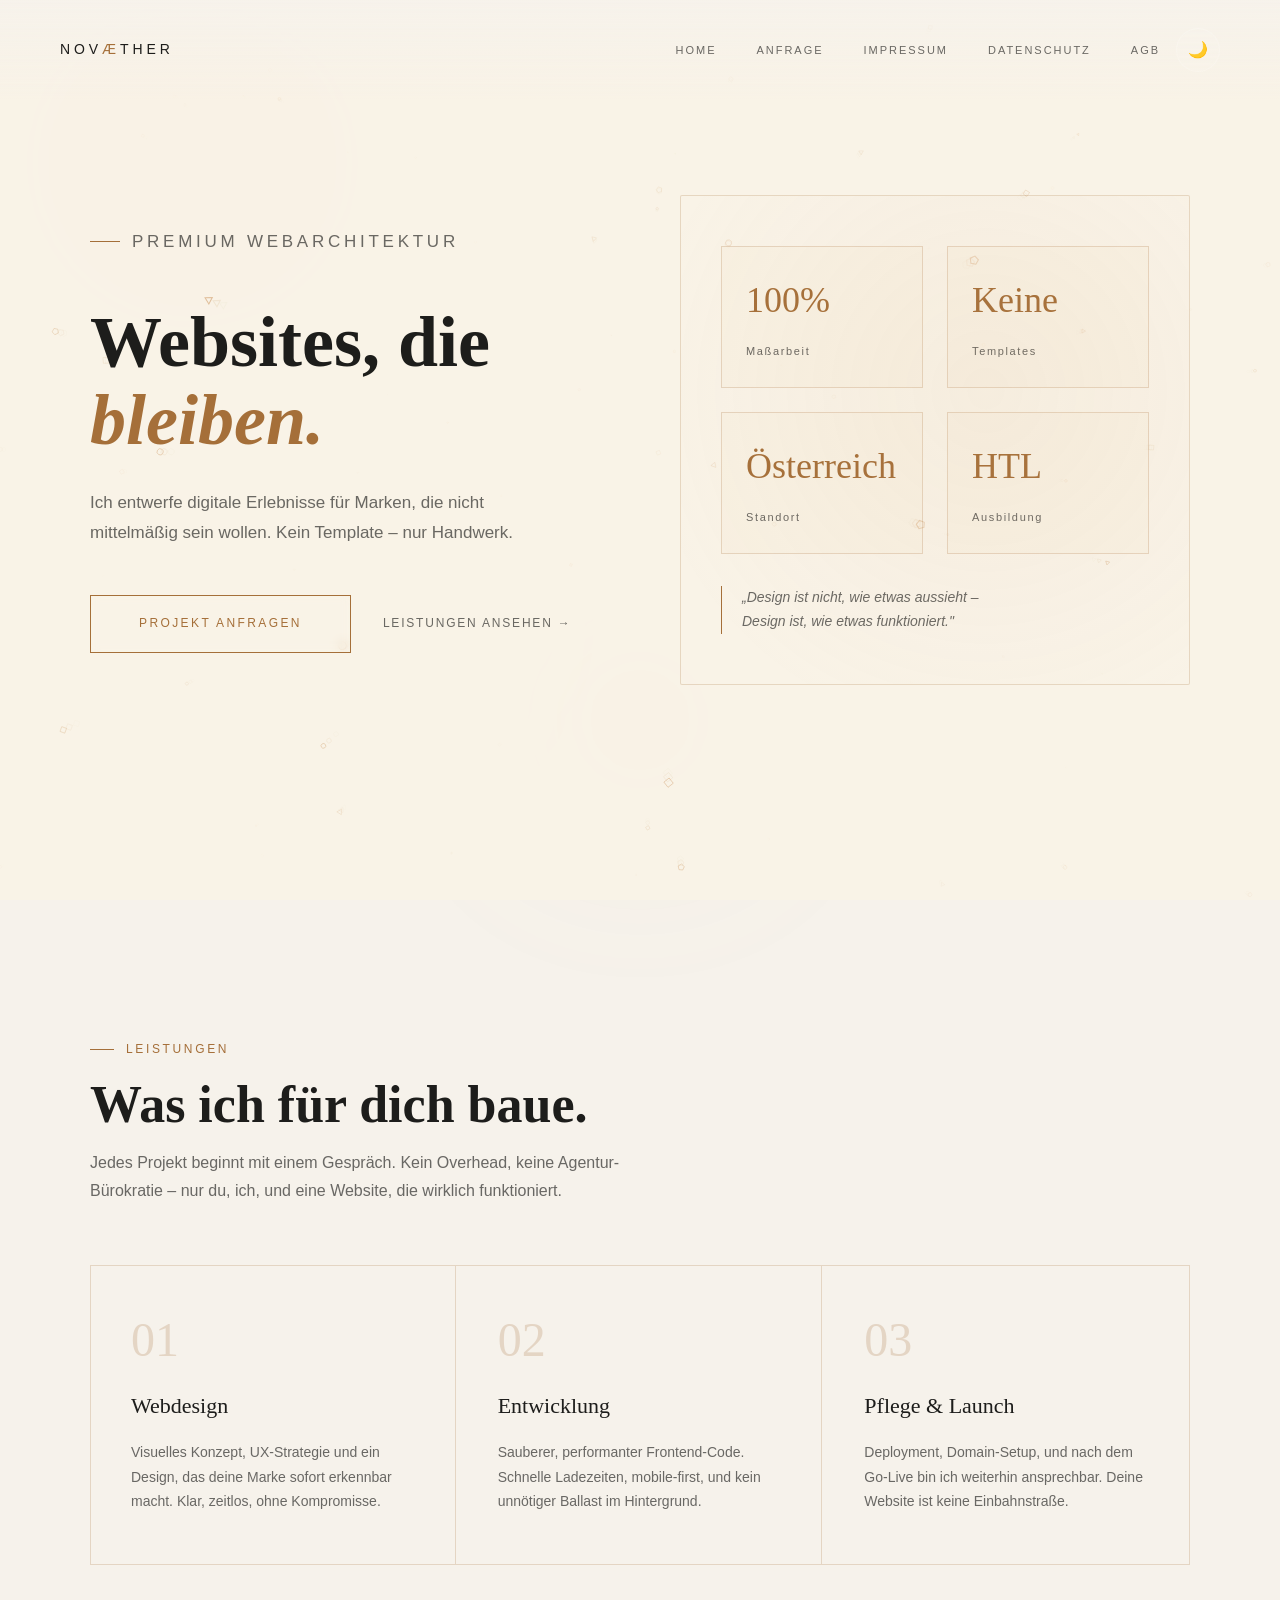
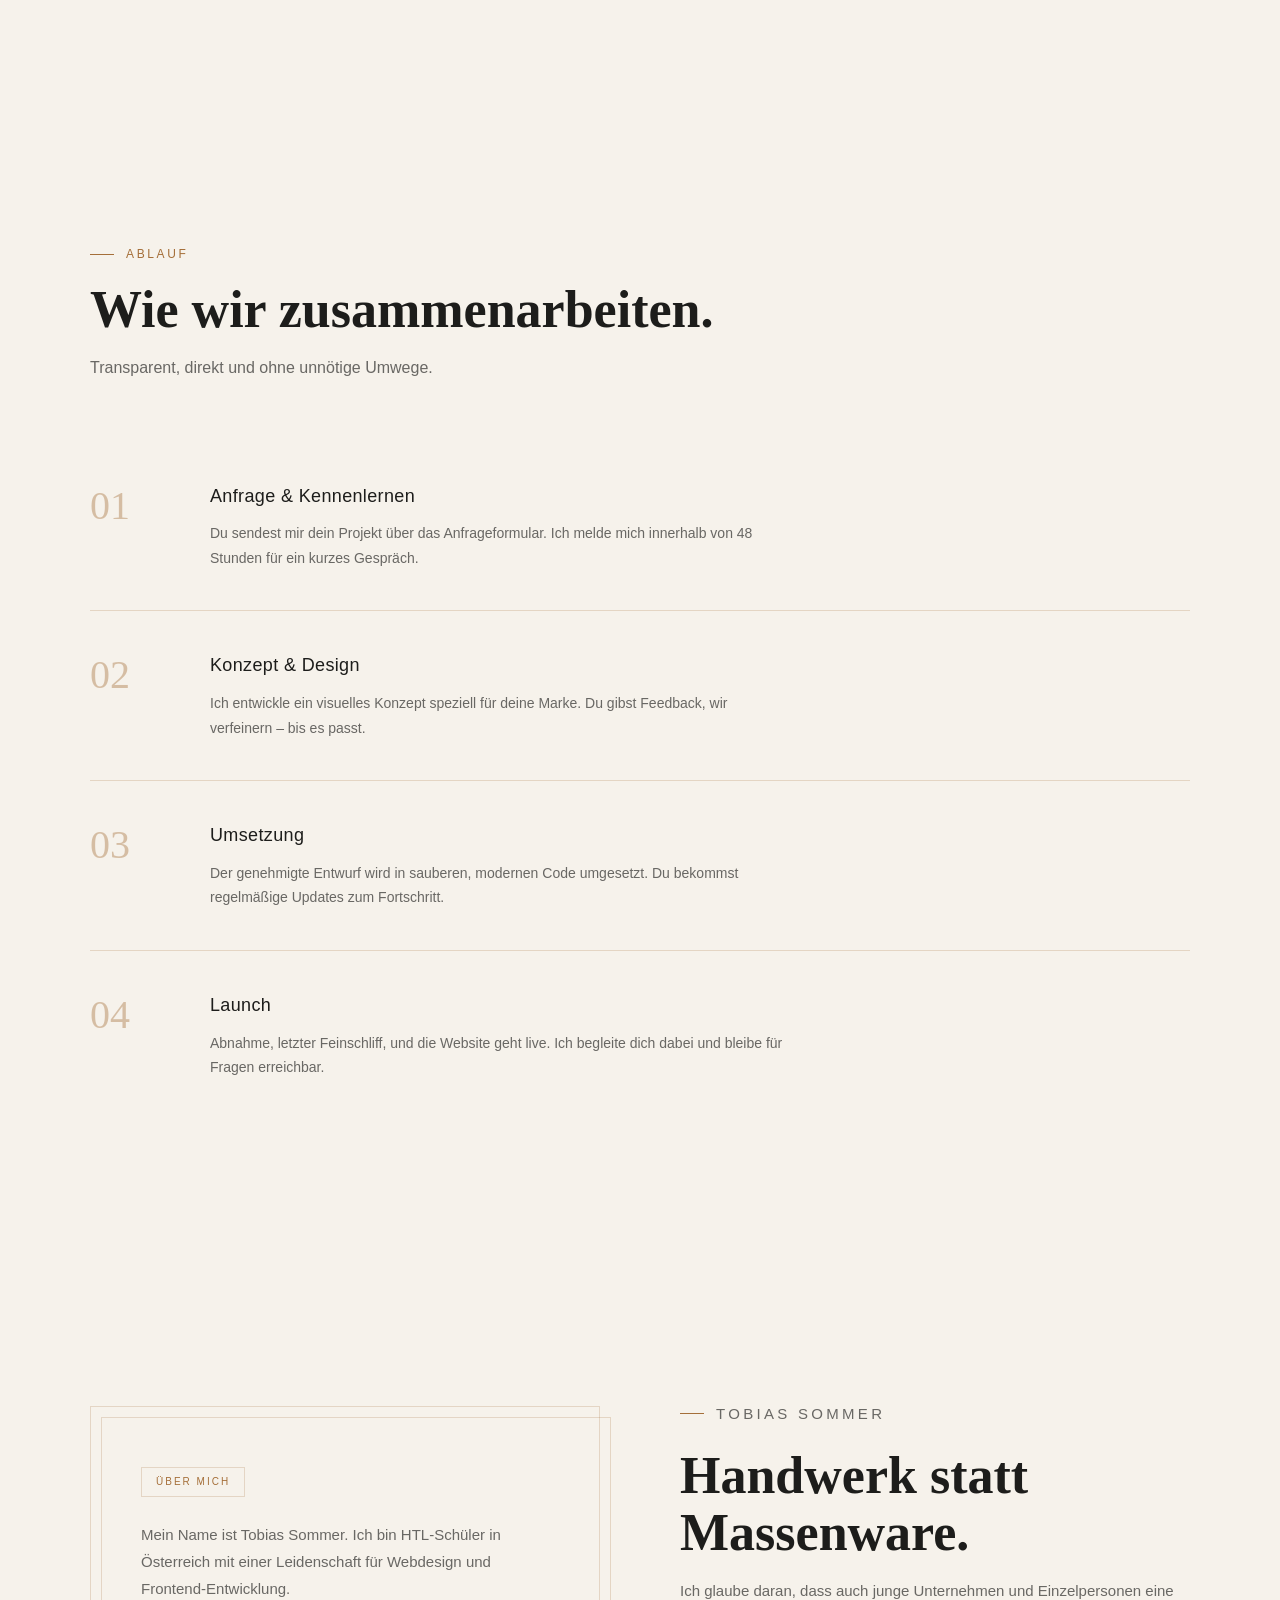
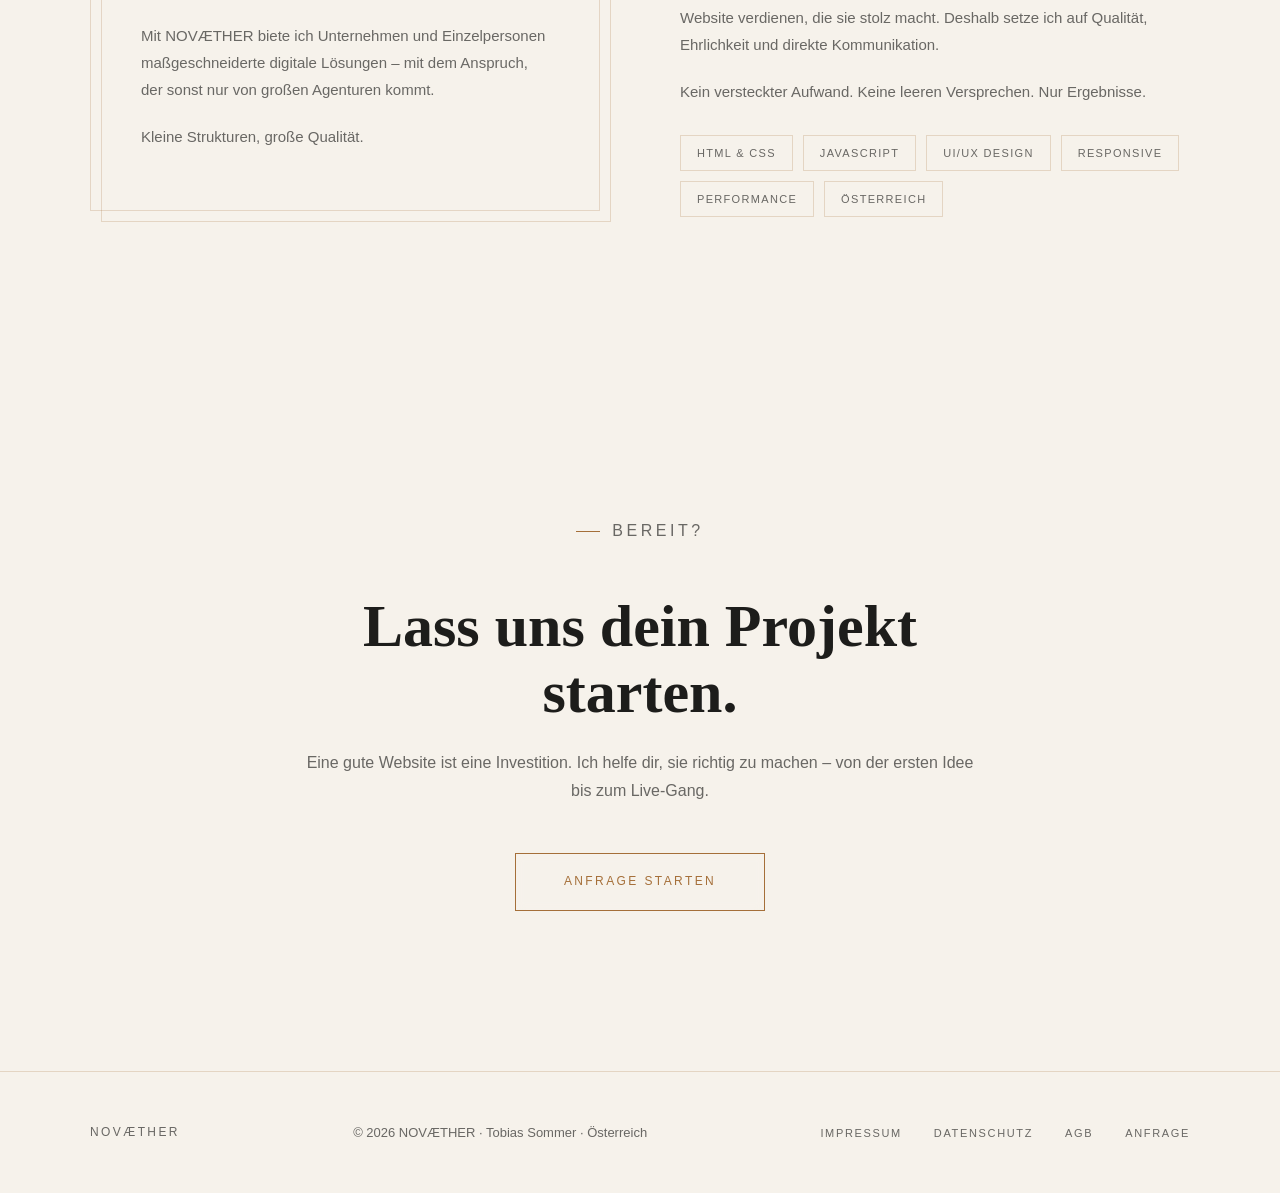
<file: index.html>
<!DOCTYPE html>
<html lang="de">
<head>
  <meta charset="UTF-8">
  <meta name="viewport" content="width=device-width, initial-scale=1.0">
  <title>NOVÆTHER | Premium Webdesign von Tobias Sommer</title>
  <meta name="description" content="NOVÆTHER – Maßgeschneiderte Websites für Premiummarken. Webdesign & Frontend-Entwicklung aus Österreich von Tobias Sommer.">
  <link rel="icon" href="icon.ico" type="image/x-icon">
  <link rel="stylesheet" href="style.css">
  <script defer src="script.js"></script>
</head>
<body>
  <canvas id="bg-canvas"></canvas>

  <header class="site-header">
    <div class="brand">
      <h1>NOV<span class="ae-gold">Æ</span>THER</h1>
    </div>
    <nav class="nav-links">
      <a href="index.html">Home</a>
      <a href="anfrage.html">Anfrage</a>
      <a href="impressum.html">Impressum</a>
      <a href="datenschutz.html">Datenschutz</a>
      <a href="agb.html">AGB</a>
    </nav>
    <div class="theme-switch">
      <button class="theme-toggle" id="theme-toggle" aria-label="Wechsel zu Hellmodus">☀︎</button>
    </div>
    <button class="hamburger" id="hamburger" aria-label="Menü öffnen">
      <span></span><span></span><span></span>
    </button>
  </header>

  <!-- HERO -->
  <section id="hero">
    <div class="container">
      <div class="hero-inner">
        <div class="hero-copy reveal">
          <p class="eyebrow">Premium Webarchitektur</p>
          <h1>Websites, die <em>bleiben.</em></h1>
          <p>Ich entwerfe digitale Erlebnisse für Marken, die nicht mittelmäßig sein wollen. Kein Template – nur Handwerk.</p>
          <div class="hero-actions">
            <a href="anfrage.html" class="btn">Projekt anfragen</a>
            <a href="#services" class="btn-ghost">Leistungen ansehen →</a>
          </div>
        </div>

        <div class="hero-panel reveal">
          <div class="hero-card">
            <div class="stat-row">
              <div class="stat-item">
                <span class="stat-number">100%</span>
                <span class="stat-label">Maßarbeit</span>
              </div>
              <div class="stat-item">
                <span class="stat-number">Keine</span>
                <span class="stat-label">Templates</span>
              </div>
              <div class="stat-item">
                <span class="stat-number">Österreich</span>
                <span class="stat-label">Standort</span>
              </div>
              <div class="stat-item">
                <span class="stat-number">HTL</span>
                <span class="stat-label">Ausbildung</span>
              </div>
            </div>
            <div class="card-quote">
              „Design ist nicht, wie etwas aussieht –<br>
              Design ist, wie etwas funktioniert."
            </div>
          </div>
        </div>
      </div>
    </div>
  </section>

  <!-- SERVICES -->
  <section id="services">
    <div class="container">
      <p class="section-label reveal">Leistungen</p>
      <h2 class="section-title reveal">Was ich für dich baue.</h2>
      <p class="section-subtitle reveal">Jedes Projekt beginnt mit einem Gespräch. Kein Overhead, keine Agentur-Bürokratie – nur du, ich, und eine Website, die wirklich funktioniert.</p>

      <div class="services-grid reveal">
        <div class="service-card">
          <div class="service-num">01</div>
          <h3>Webdesign</h3>
          <p>Visuelles Konzept, UX-Strategie und ein Design, das deine Marke sofort erkennbar macht. Klar, zeitlos, ohne Kompromisse.</p>
        </div>
        <div class="service-card">
          <div class="service-num">02</div>
          <h3>Entwicklung</h3>
          <p>Sauberer, performanter Frontend-Code. Schnelle Ladezeiten, mobile-first, und kein unnötiger Ballast im Hintergrund.</p>
        </div>
        <div class="service-card">
          <div class="service-num">03</div>
          <h3>Pflege & Launch</h3>
          <p>Deployment, Domain-Setup, und nach dem Go-Live bin ich weiterhin ansprechbar. Deine Website ist keine Einbahnstraße.</p>
        </div>
      </div>
    </div>
  </section>

  <!-- PROCESS -->
  <section id="process">
    <div class="container">
      <p class="section-label reveal">Ablauf</p>
      <h2 class="section-title reveal">Wie wir zusammenarbeiten.</h2>
      <p class="section-subtitle reveal">Transparent, direkt und ohne unnötige Umwege.</p>

      <div class="process-grid">
        <div class="process-item reveal">
          <div class="process-num">01</div>
          <div class="process-content">
            <h3>Anfrage & Kennenlernen</h3>
            <p>Du sendest mir dein Projekt über das Anfrageformular. Ich melde mich innerhalb von 48 Stunden für ein kurzes Gespräch.</p>
          </div>
        </div>
        <div class="process-item reveal">
          <div class="process-num">02</div>
          <div class="process-content">
            <h3>Konzept & Design</h3>
            <p>Ich entwickle ein visuelles Konzept speziell für deine Marke. Du gibst Feedback, wir verfeinern – bis es passt.</p>
          </div>
        </div>
        <div class="process-item reveal">
          <div class="process-num">03</div>
          <div class="process-content">
            <h3>Umsetzung</h3>
            <p>Der genehmigte Entwurf wird in sauberen, modernen Code umgesetzt. Du bekommst regelmäßige Updates zum Fortschritt.</p>
          </div>
        </div>
        <div class="process-item reveal">
          <div class="process-num">04</div>
          <div class="process-content">
            <h3>Launch</h3>
            <p>Abnahme, letzter Feinschliff, und die Website geht live. Ich begleite dich dabei und bleibe für Fragen erreichbar.</p>
          </div>
        </div>
      </div>
    </div>
  </section>

  <!-- ABOUT -->
  <section id="about">
    <div class="container">
      <div class="about-grid">
        <div class="about-visual reveal">
          <div class="about-card">
            <span class="about-tag">Über mich</span>
            <p>Mein Name ist Tobias Sommer. Ich bin HTL-Schüler in Österreich mit einer Leidenschaft für Webdesign und Frontend-Entwicklung.</p>
            <p>Mit NOVÆTHER biete ich Unternehmen und Einzelpersonen maßgeschneiderte digitale Lösungen – mit dem Anspruch, der sonst nur von großen Agenturen kommt.</p>
            <p>Kleine Strukturen, große Qualität.</p>
          </div>
        </div>
        <div class="about-copy reveal">
          <p class="section-label">Tobias Sommer</p>
          <h2 class="section-title">Handwerk statt Massenware.</h2>
          <p>Ich glaube daran, dass auch junge Unternehmen und Einzelpersonen eine Website verdienen, die sie stolz macht. Deshalb setze ich auf Qualität, Ehrlichkeit und direkte Kommunikation.</p>
          <p>Kein versteckter Aufwand. Keine leeren Versprechen. Nur Ergebnisse.</p>
          <div class="skill-list">
            <span class="skill-tag">HTML & CSS</span>
            <span class="skill-tag">JavaScript</span>
            <span class="skill-tag">UI/UX Design</span>
            <span class="skill-tag">Responsive</span>
            <span class="skill-tag">Performance</span>
            <span class="skill-tag">Österreich</span>
          </div>
        </div>
      </div>
    </div>
  </section>

  <!-- CTA -->
  <section id="cta">
    <div class="container">
      <div class="cta-inner">
        <p class="section-label reveal" style="justify-content: center;">Bereit?</p>
        <h2 class="reveal">Lass uns dein Projekt starten.</h2>
        <p class="reveal">Eine gute Website ist eine Investition. Ich helfe dir, sie richtig zu machen – von der ersten Idee bis zum Live-Gang.</p>
        <div class="reveal">
          <a href="anfrage.html" class="btn">Anfrage starten</a>
        </div>
      </div>
    </div>
  </section>

  <footer class="footer">
    <div class="container">
      <div class="footer-brand">
        <span>NOV<span class="ae-gold">Æ</span>THER</span>
      </div>
      <p>&copy; 2026 NOVÆTHER · Tobias Sommer · Österreich</p>
      <nav class="footer-nav">
        <a href="impressum.html">Impressum</a>
        <a href="datenschutz.html">Datenschutz</a>
        <a href="agb.html">AGB</a>
        <a href="anfrage.html">Anfrage</a>
      </nav>
    </div>
  </footer>

</body>
</html>
</file>
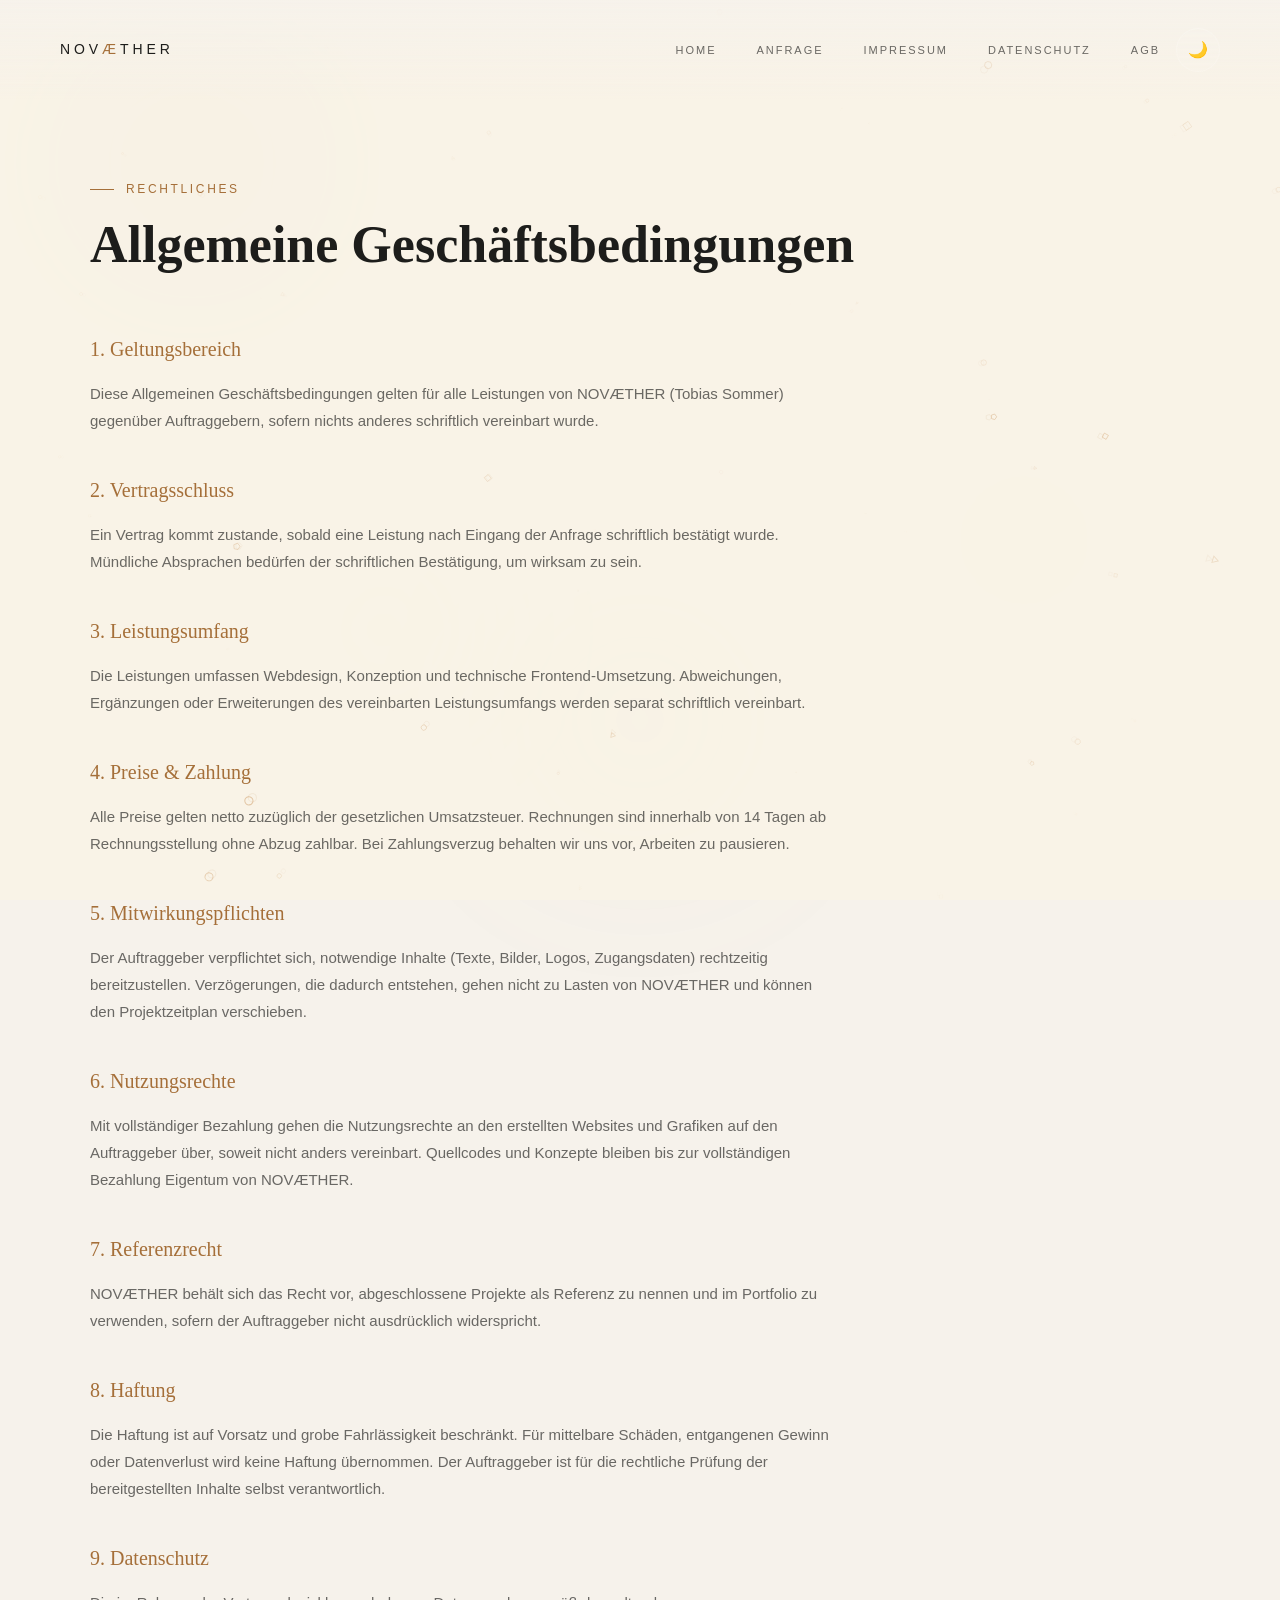
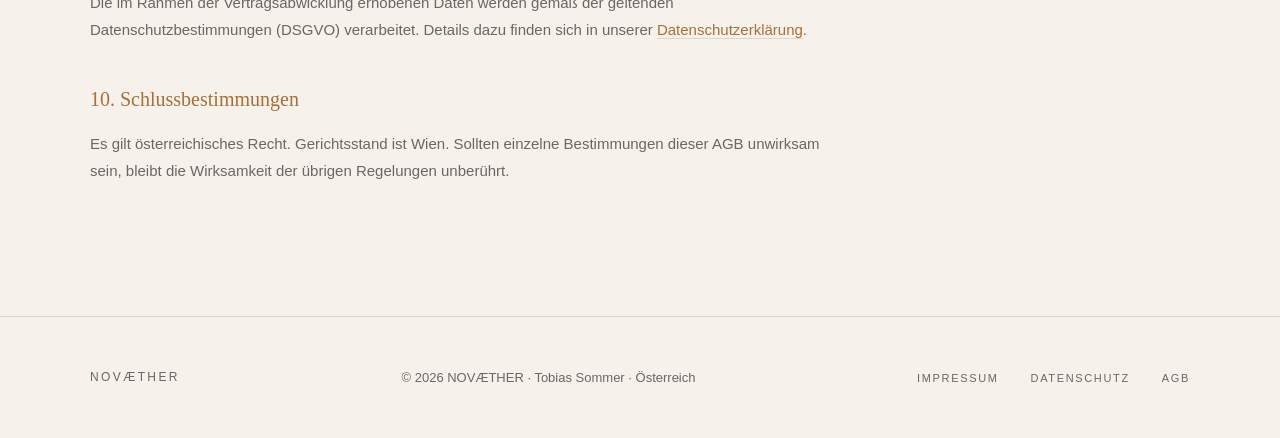
<file: agb.html>
<!DOCTYPE html>
<html lang="de">
<head>
  <meta charset="UTF-8">
  <meta name="viewport" content="width=device-width, initial-scale=1.0">
  <title>AGB | NOVÆTHER</title>
  <link rel="icon" href="icon.ico" type="image/x-icon">
  <link rel="stylesheet" href="style.css">
  <script defer src="script.js"></script>
</head>
<body>
  <canvas id="bg-canvas"></canvas>

  <header class="site-header">
    <div class="brand">
      <a href="index.html">
        <h1>NOV<span class="ae-gold">Æ</span>THER</h1>
      </a>
    </div>
    <nav class="nav-links">
      <a href="index.html">Home</a>
      <a href="anfrage.html">Anfrage</a>
      <a href="impressum.html">Impressum</a>
      <a href="datenschutz.html">Datenschutz</a>
      <a href="agb.html">AGB</a>
    </nav>
    <div class="theme-switch">
      <button class="theme-toggle" id="theme-toggle" aria-label="Wechsel zu Hellmodus">☀︎</button>
    </div>
    <button class="hamburger" id="hamburger" aria-label="Menü öffnen">
      <span></span><span></span><span></span>
    </button>
  </header>

  <section id="content">
    <div class="container">
      <p class="section-label reveal">Rechtliches</p>
      <h2 class="section-title reveal">Allgemeine Geschäftsbedingungen</h2>

      <div class="content-panel reveal">
        <h3>1. Geltungsbereich</h3>
        <p>Diese Allgemeinen Geschäftsbedingungen gelten für alle Leistungen von NOVÆTHER (Tobias Sommer) gegenüber Auftraggebern, sofern nichts anderes schriftlich vereinbart wurde.</p>

        <h3>2. Vertragsschluss</h3>
        <p>Ein Vertrag kommt zustande, sobald eine Leistung nach Eingang der Anfrage schriftlich bestätigt wurde. Mündliche Absprachen bedürfen der schriftlichen Bestätigung, um wirksam zu sein.</p>

        <h3>3. Leistungsumfang</h3>
        <p>Die Leistungen umfassen Webdesign, Konzeption und technische Frontend-Umsetzung. Abweichungen, Ergänzungen oder Erweiterungen des vereinbarten Leistungsumfangs werden separat schriftlich vereinbart.</p>

        <h3>4. Preise & Zahlung</h3>
        <p>Alle Preise gelten netto zuzüglich der gesetzlichen Umsatzsteuer. Rechnungen sind innerhalb von 14 Tagen ab Rechnungsstellung ohne Abzug zahlbar. Bei Zahlungsverzug behalten wir uns vor, Arbeiten zu pausieren.</p>

        <h3>5. Mitwirkungspflichten</h3>
        <p>Der Auftraggeber verpflichtet sich, notwendige Inhalte (Texte, Bilder, Logos, Zugangsdaten) rechtzeitig bereitzustellen. Verzögerungen, die dadurch entstehen, gehen nicht zu Lasten von NOVÆTHER und können den Projektzeitplan verschieben.</p>

        <h3>6. Nutzungsrechte</h3>
        <p>Mit vollständiger Bezahlung gehen die Nutzungsrechte an den erstellten Websites und Grafiken auf den Auftraggeber über, soweit nicht anders vereinbart. Quellcodes und Konzepte bleiben bis zur vollständigen Bezahlung Eigentum von NOVÆTHER.</p>

        <h3>7. Referenzrecht</h3>
        <p>NOVÆTHER behält sich das Recht vor, abgeschlossene Projekte als Referenz zu nennen und im Portfolio zu verwenden, sofern der Auftraggeber nicht ausdrücklich widerspricht.</p>

        <h3>8. Haftung</h3>
        <p>Die Haftung ist auf Vorsatz und grobe Fahrlässigkeit beschränkt. Für mittelbare Schäden, entgangenen Gewinn oder Datenverlust wird keine Haftung übernommen. Der Auftraggeber ist für die rechtliche Prüfung der bereitgestellten Inhalte selbst verantwortlich.</p>

        <h3>9. Datenschutz</h3>
        <p>Die im Rahmen der Vertragsabwicklung erhobenen Daten werden gemäß der geltenden Datenschutzbestimmungen (DSGVO) verarbeitet. Details dazu finden sich in unserer <a href="datenschutz.html">Datenschutzerklärung</a>.</p>

        <h3>10. Schlussbestimmungen</h3>
        <p>Es gilt österreichisches Recht. Gerichtsstand ist Wien. Sollten einzelne Bestimmungen dieser AGB unwirksam sein, bleibt die Wirksamkeit der übrigen Regelungen unberührt.</p>
      </div>
    </div>
  </section>

  <footer class="footer">
    <div class="container">
      <div class="footer-brand">
        <span>NOV<span class="ae-gold">Æ</span>THER</span>
      </div>
      <p>&copy; 2026 NOVÆTHER · Tobias Sommer · Österreich</p>
      <nav class="footer-nav">
        <a href="impressum.html">Impressum</a>
        <a href="datenschutz.html">Datenschutz</a>
        <a href="agb.html">AGB</a>
      </nav>
    </div>
  </footer>

</body>
</html>
</file>
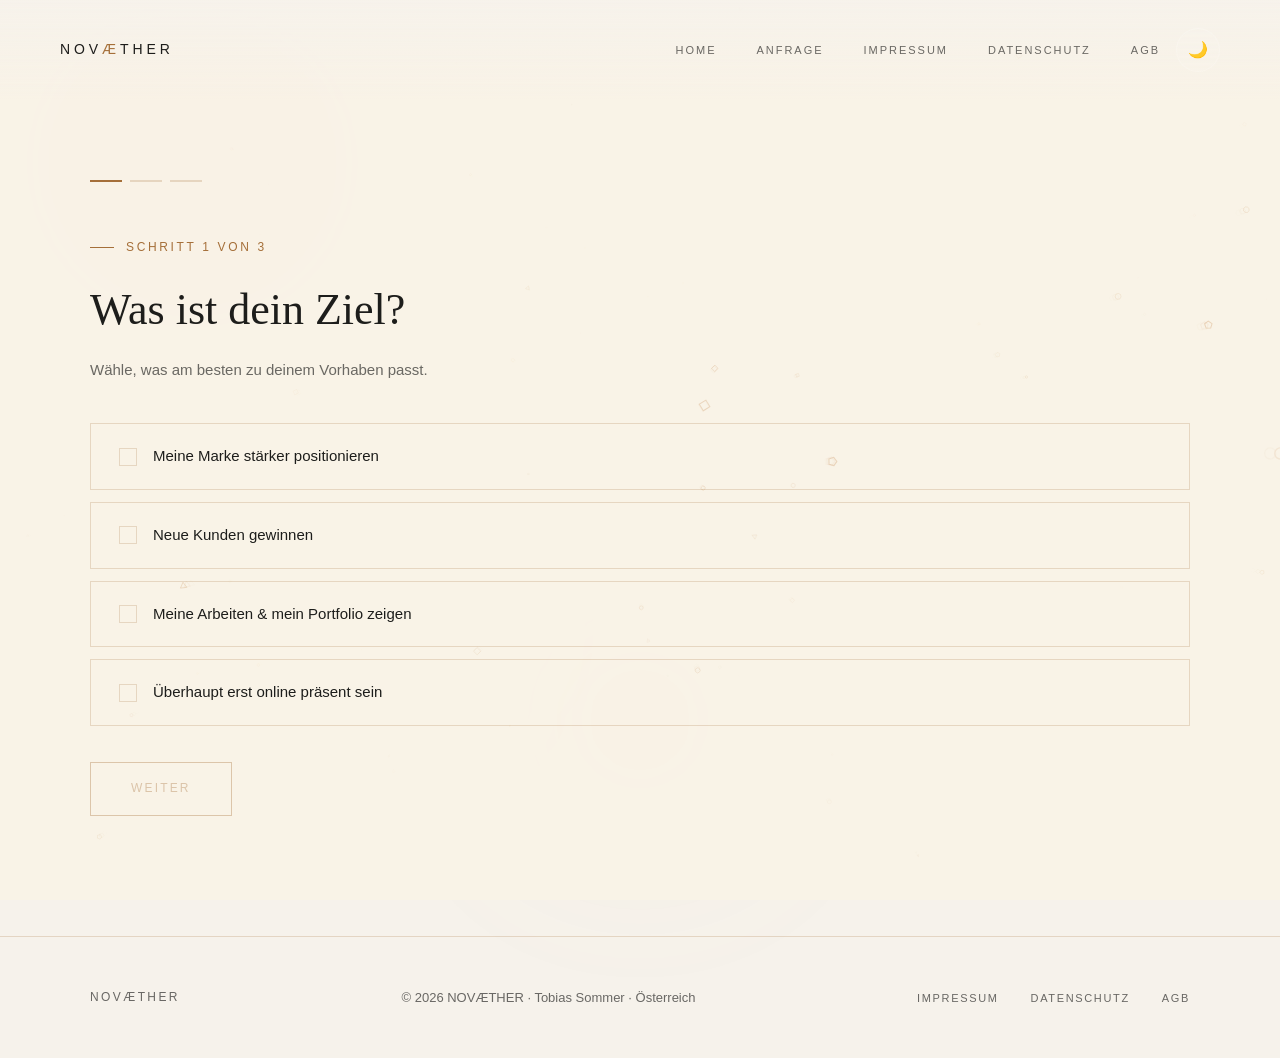
<file: anfrage.html>
<!DOCTYPE html>
<html lang="de">
<head>
  <meta charset="UTF-8">
  <meta name="viewport" content="width=device-width, initial-scale=1.0">
  <title>Anfrage | NOVÆTHER</title>
  <meta name="description" content="Starte dein Webprojekt mit NOVÆTHER – beantworte ein paar Fragen und ich melde mich bei dir.">
  <link rel="icon" href="icon.ico" type="image/x-icon">
  <link rel="stylesheet" href="style.css">
  <script defer src="script.js"></script>
</head>
<body>
  <canvas id="bg-canvas"></canvas>

  <header class="site-header">
    <div class="brand">
      <a href="index.html">
        <h1>NOV<span class="ae-gold">Æ</span>THER</h1>
      </a>
    </div>
    <nav class="nav-links">
      <a href="index.html">Home</a>
      <a href="anfrage.html">Anfrage</a>
      <a href="impressum.html">Impressum</a>
      <a href="datenschutz.html">Datenschutz</a>
      <a href="agb.html">AGB</a>
    </nav>
    <div class="theme-switch">
      <button class="theme-toggle" id="theme-toggle" aria-label="Wechsel zu Hellmodus">☀︎</button>
    </div>
    <button class="hamburger" id="hamburger" aria-label="Menü öffnen">
      <span></span><span></span><span></span>
    </button>
  </header>

  <section id="quiz-steps">
    <div class="container">

      <!-- Progress -->
      <div class="progress-bar">
        <div class="progress-dot active"></div>
        <div class="progress-dot"></div>
        <div class="progress-dot"></div>
      </div>

      <!-- Step 1 -->
      <div class="step active" id="step-1">
        <p class="section-label">Schritt 1 von 3</p>
        <h2 class="reveal">Was ist dein Ziel?</h2>
        <p class="step-subtitle reveal">Wähle, was am besten zu deinem Vorhaben passt.</p>
        <div class="options reveal">
          <button class="quiz-option" data-value="Marke stärken">Meine Marke stärker positionieren</button>
          <button class="quiz-option" data-value="Neue Kunden gewinnen">Neue Kunden gewinnen</button>
          <button class="quiz-option" data-value="Arbeiten & Portfolio zeigen">Meine Arbeiten & mein Portfolio zeigen</button>
          <button class="quiz-option" data-value="Online-Präsenz aufbauen">Überhaupt erst online präsent sein</button>
        </div>
        <div class="step-nav">
          <button class="next-btn" disabled>Weiter</button>
        </div>
      </div>

      <!-- Step 2 -->
      <div class="step" id="step-2">
        <p class="section-label">Schritt 2 von 3</p>
        <h2 class="reveal">Was ist dir am wichtigsten?</h2>
        <p class="step-subtitle reveal">Das hilft mir, die richtigen Prioritäten zu setzen.</p>
        <div class="options reveal">
          <button class="quiz-option" data-value="Schnelle Umsetzung">Schnelle Umsetzung – ich brauche es bald</button>
          <button class="quiz-option" data-value="Höchste Qualität">Höchste Qualität – auch wenn es etwas dauert</button>
          <button class="quiz-option" data-value="Viele Funktionen">Viele Funktionen & Interaktivität</button>
          <button class="quiz-option" data-value="Günstig & effektiv">Günstig & trotzdem professionell</button>
        </div>
        <div class="step-nav">
          <button class="prev-btn">← Zurück</button>
          <button class="next-btn" disabled>Weiter</button>
        </div>
      </div>

      <!-- Step 3 -->
      <div class="step" id="step-3">
        <p class="section-label">Schritt 3 von 3</p>
        <h2 class="reveal">Fast geschafft.</h2>
        <p class="step-subtitle reveal">Hinterlasse deine Kontaktdaten – ich melde mich innerhalb von 48 Stunden.</p>

        <div class="quiz-summary reveal">
          <p id="summary-text">Deine Angaben werden hier zusammengefasst.</p>
        </div>

        <form action="https://api.web3forms.com/submit" method="POST" class="contact-form reveal">
          <input type="hidden" name="access_key" value="YOUR_ACCESS_KEY">
          <input type="hidden" name="subject" value="Neue Anfrage von NOVÆTHER">
          <input type="hidden" name="redirect" value="https://novaether.at?success=true">
          <input type="hidden" name="from_name" value="NOVÆTHER Anfrage">
          <input type="hidden" id="project_details" name="Projekt-Details" value="">

          <div class="field-row">
            <label for="name">Dein Name *</label>
            <input type="text" id="name" name="name" placeholder="Max Mustermann" required>
          </div>
          <div class="field-row">
            <label for="email">E-Mail-Adresse *</label>
            <input type="email" id="email" name="email" placeholder="max@beispiel.at" required>
          </div>
          <div class="field-row">
            <label for="company">Unternehmen / Projektname</label>
            <input type="text" id="company" name="company" placeholder="Optional">
          </div>
          <div class="field-row">
            <label for="message">Sonstiges, das ich wissen sollte</label>
            <textarea id="message" name="message" rows="4" placeholder="Budget, Timeline, besondere Wünsche ..."></textarea>
          </div>

          <div style="display:flex;align-items:center;gap:20px;flex-wrap:wrap;margin-top:8px;">
            <button type="submit" class="btn">Anfrage absenden</button>
            <button type="button" class="prev-btn">← Zurück</button>
          </div>

          <p style="margin-top:20px;font-size:12px;color:rgba(244,244,244,0.35);">
            Mit dem Absenden stimmst du der Verarbeitung deiner Daten gemäß unserer
            <a href="datenschutz.html" style="color:rgba(212,163,115,0.6);">Datenschutzerklärung</a> zu.
          </p>
        </form>
      </div>

    </div>
  </section>

  <footer class="footer">
    <div class="container">
      <div class="footer-brand">
        <span>NOV<span class="ae-gold">Æ</span>THER</span>
      </div>
      <p>&copy; 2026 NOVÆTHER · Tobias Sommer · Österreich</p>
      <nav class="footer-nav">
        <a href="impressum.html">Impressum</a>
        <a href="datenschutz.html">Datenschutz</a>
        <a href="agb.html">AGB</a>
      </nav>
    </div>
  </footer>

</body>
</html>
</file>
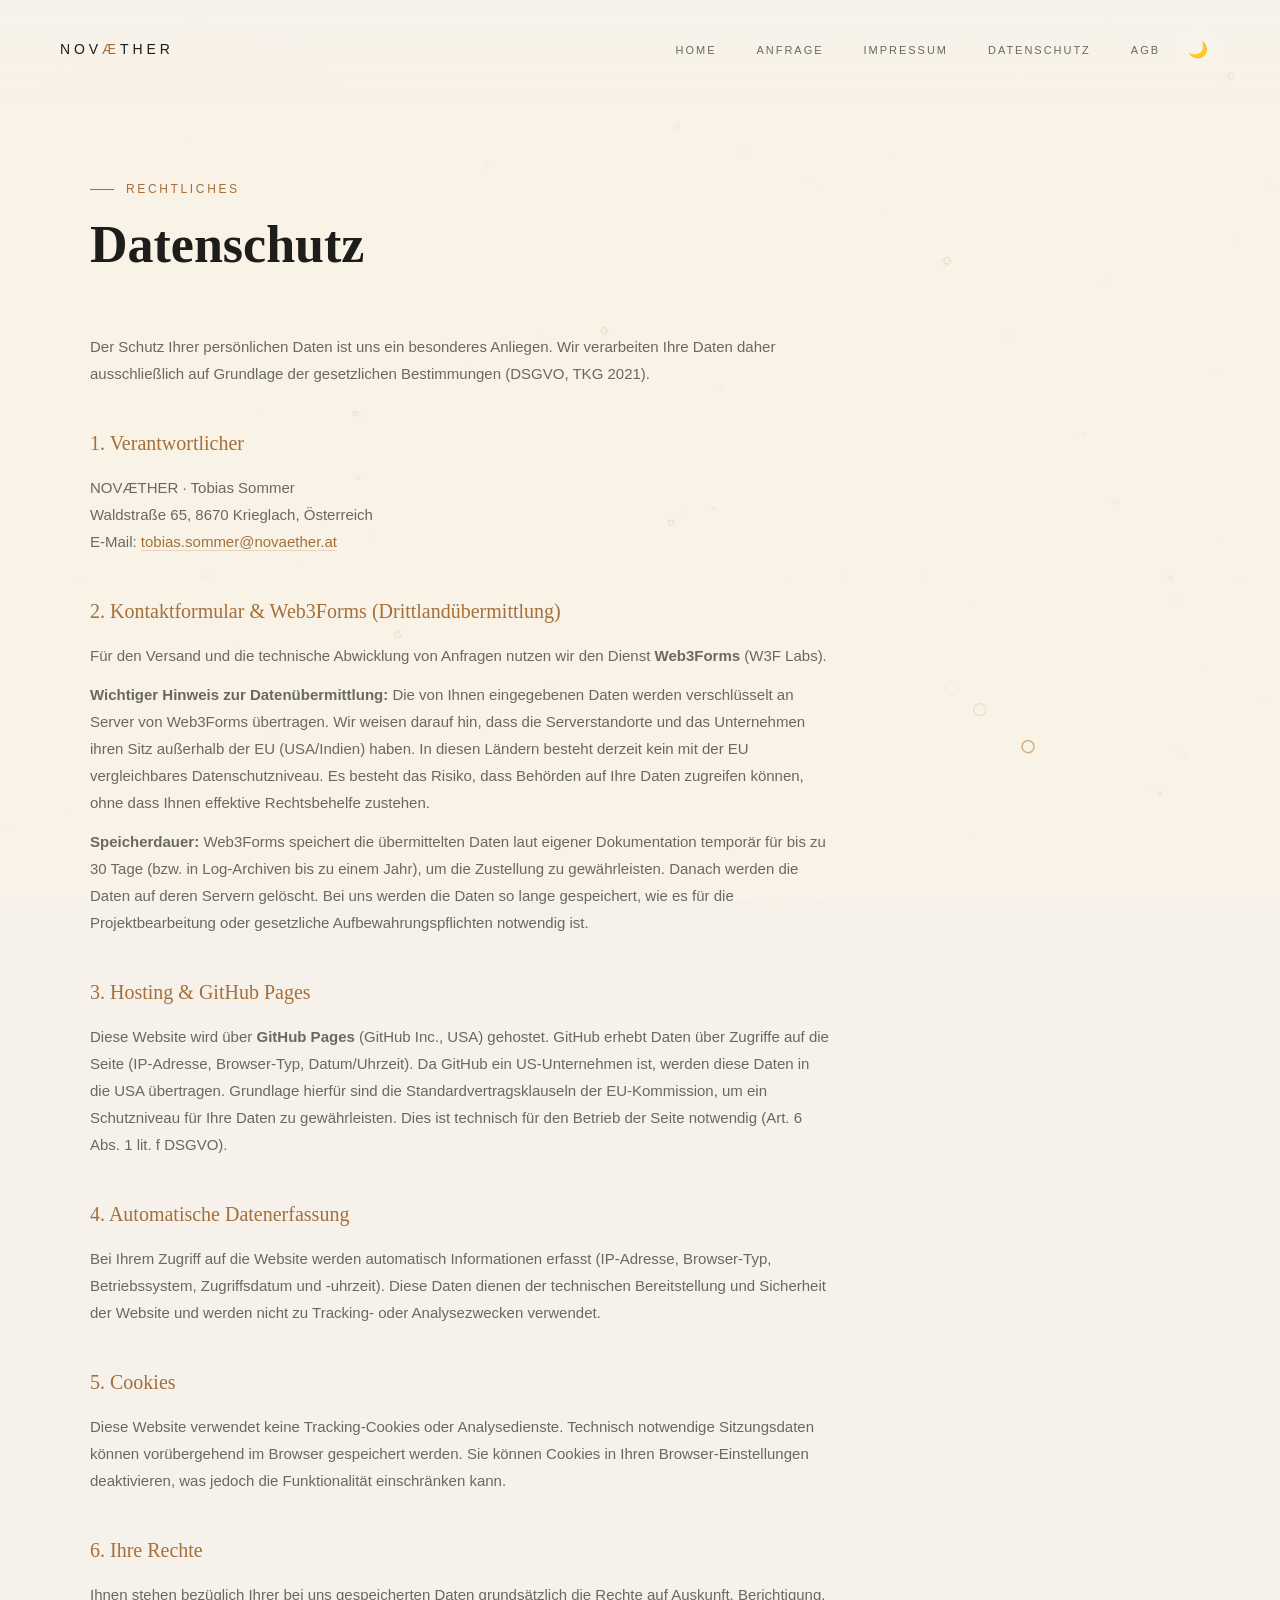
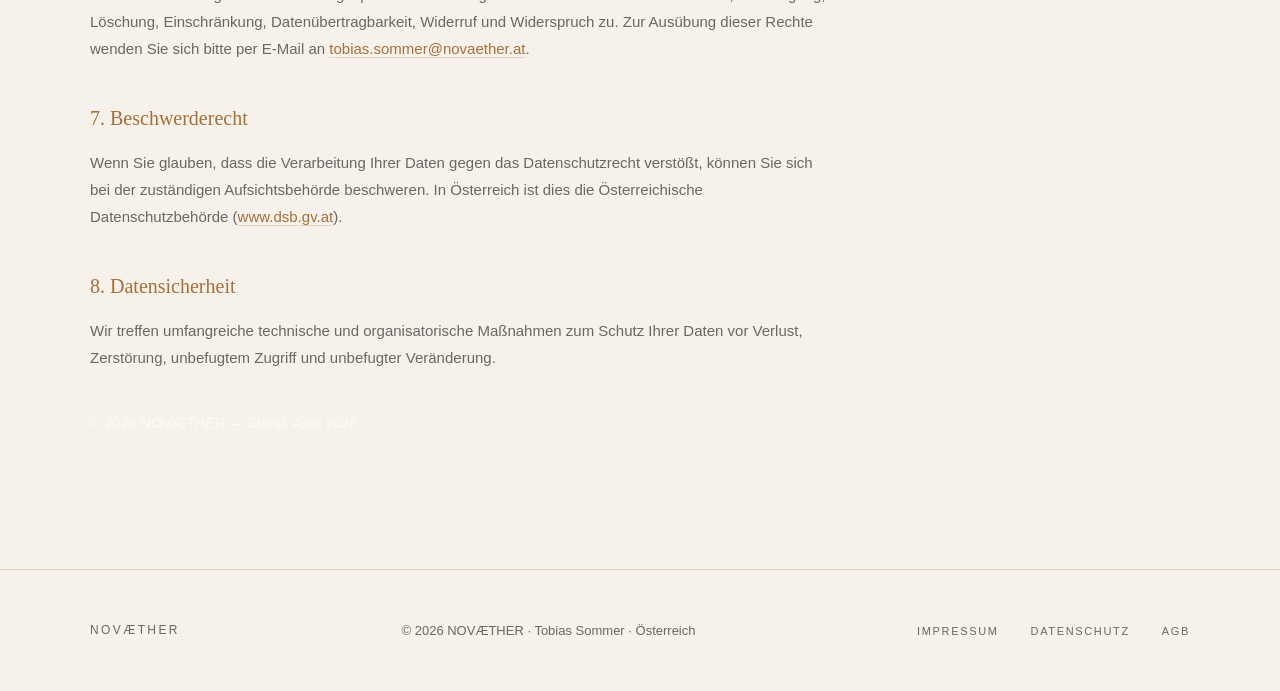
<file: datenschutz.html>
<!DOCTYPE html>
<html lang="de">
<head>
  <meta charset="UTF-8">
  <meta name="viewport" content="width=device-width, initial-scale=1.0">
  <title>Datenschutz | NOVÆTHER</title>
  <link rel="icon" href="icon.ico" type="image/x-icon">
  <link rel="stylesheet" href="style.css">
  <script defer src="script.js"></script>
</head>
<body>
  <canvas id="bg-canvas"></canvas>

  <header class="site-header">
    <div class="brand">
      <a href="index.html">
        <h1>NOV<span class="ae-gold">Æ</span>THER</h1>
      </a>
    </div>
    <nav class="nav-links">
      <a href="index.html">Home</a>
      <a href="anfrage.html">Anfrage</a>
      <a href="impressum.html">Impressum</a>
      <a href="datenschutz.html">Datenschutz</a>
      <a href="agb.html">AGB</a>
    </nav>
    <div class="theme-switch">
      <button class="theme-toggle" id="theme-toggle" aria-label="Wechsel zu Hellmodus">☀︎</button>
    </div>
    <button class="hamburger" id="hamburger" aria-label="Menü öffnen">
      <span></span><span></span><span></span>
    </button>
  </header>

  <section id="content">
    <div class="container">
      <p class="section-label reveal">Rechtliches</p>
      <h2 class="section-title reveal">Datenschutz</h2>

      <div class="content-panel reveal">
        <p>Der Schutz Ihrer persönlichen Daten ist uns ein besonderes Anliegen. Wir verarbeiten Ihre Daten daher ausschließlich auf Grundlage der gesetzlichen Bestimmungen (DSGVO, TKG 2021).</p>

        <h3>1. Verantwortlicher</h3>
        <p>
          NOVÆTHER · Tobias Sommer<br>
          Waldstraße 65, 8670 Krieglach, Österreich<br>
          E-Mail: <a href="mailto:tobias.sommer@novaether.at">tobias.sommer@novaether.at</a>
        </p>

        <h3>2. Kontaktformular & Web3Forms (Drittlandübermittlung)</h3>
        <p>Für den Versand und die technische Abwicklung von Anfragen nutzen wir den Dienst <strong>Web3Forms</strong> (W3F Labs).</p>
        <p><strong>Wichtiger Hinweis zur Datenübermittlung:</strong> Die von Ihnen eingegebenen Daten werden verschlüsselt an Server von Web3Forms übertragen. Wir weisen darauf hin, dass die Serverstandorte und das Unternehmen ihren Sitz außerhalb der EU (USA/Indien) haben. In diesen Ländern besteht derzeit kein mit der EU vergleichbares Datenschutzniveau. Es besteht das Risiko, dass Behörden auf Ihre Daten zugreifen können, ohne dass Ihnen effektive Rechtsbehelfe zustehen.</p>
        <p><strong>Speicherdauer:</strong> Web3Forms speichert die übermittelten Daten laut eigener Dokumentation temporär für bis zu 30 Tage (bzw. in Log-Archiven bis zu einem Jahr), um die Zustellung zu gewährleisten. Danach werden die Daten auf deren Servern gelöscht. Bei uns werden die Daten so lange gespeichert, wie es für die Projektbearbeitung oder gesetzliche Aufbewahrungspflichten notwendig ist.</p>

        <h3>3. Hosting & GitHub Pages</h3>
        <p>Diese Website wird über <strong>GitHub Pages</strong> (GitHub Inc., USA) gehostet. GitHub erhebt Daten über Zugriffe auf die Seite (IP-Adresse, Browser-Typ, Datum/Uhrzeit). Da GitHub ein US-Unternehmen ist, werden diese Daten in die USA übertragen. Grundlage hierfür sind die Standardvertragsklauseln der EU-Kommission, um ein Schutzniveau für Ihre Daten zu gewährleisten. Dies ist technisch für den Betrieb der Seite notwendig (Art. 6 Abs. 1 lit. f DSGVO).</p>

        <h3>4. Automatische Datenerfassung</h3>
        <p>Bei Ihrem Zugriff auf die Website werden automatisch Informationen erfasst (IP-Adresse, Browser-Typ, Betriebssystem, Zugriffsdatum und -uhrzeit). Diese Daten dienen der technischen Bereitstellung und Sicherheit der Website und werden nicht zu Tracking- oder Analysezwecken verwendet.</p>

        <h3>5. Cookies</h3>
        <p>Diese Website verwendet keine Tracking-Cookies oder Analysedienste. Technisch notwendige Sitzungsdaten können vorübergehend im Browser gespeichert werden. Sie können Cookies in Ihren Browser-Einstellungen deaktivieren, was jedoch die Funktionalität einschränken kann.</p>

        <h3>6. Ihre Rechte</h3>
        <p>Ihnen stehen bezüglich Ihrer bei uns gespeicherten Daten grundsätzlich die Rechte auf Auskunft, Berichtigung, Löschung, Einschränkung, Datenübertragbarkeit, Widerruf und Widerspruch zu. Zur Ausübung dieser Rechte wenden Sie sich bitte per E-Mail an <a href="mailto:tobias.sommer@novaether.at">tobias.sommer@novaether.at</a>.</p>

        <h3>7. Beschwerde­recht</h3>
        <p>Wenn Sie glauben, dass die Verarbeitung Ihrer Daten gegen das Datenschutzrecht verstößt, können Sie sich bei der zuständigen Aufsichtsbehörde beschweren. In Österreich ist dies die Österreichische Datenschutzbehörde (<a href="https://www.dsb.gv.at">www.dsb.gv.at</a>).</p>

        <h3>8. Datensicherheit</h3>
        <p>Wir treffen umfangreiche technische und organisatorische Maßnahmen zum Schutz Ihrer Daten vor Verlust, Zerstörung, unbefugtem Zugriff und unbefugter Veränderung.</p>

        <p style="margin-top: 40px; font-size: 0.9rem; color: rgba(255, 255, 255, 0.6);">© 2026 NOVÆTHER — Stand: April 2026</p>
      </div>
    </div>
  </section>

  <footer class="footer">
    <div class="container">
      <div class="footer-brand">
        <span>NOV<span class="ae-gold">Æ</span>THER</span>
      </div>
      <p>&copy; 2026 NOVÆTHER · Tobias Sommer · Österreich</p>
      <nav class="footer-nav">
        <a href="impressum.html">Impressum</a>
        <a href="datenschutz.html">Datenschutz</a>
        <a href="agb.html">AGB</a>
      </nav>
    </div>
  </footer>

</body>
</html>
</file>
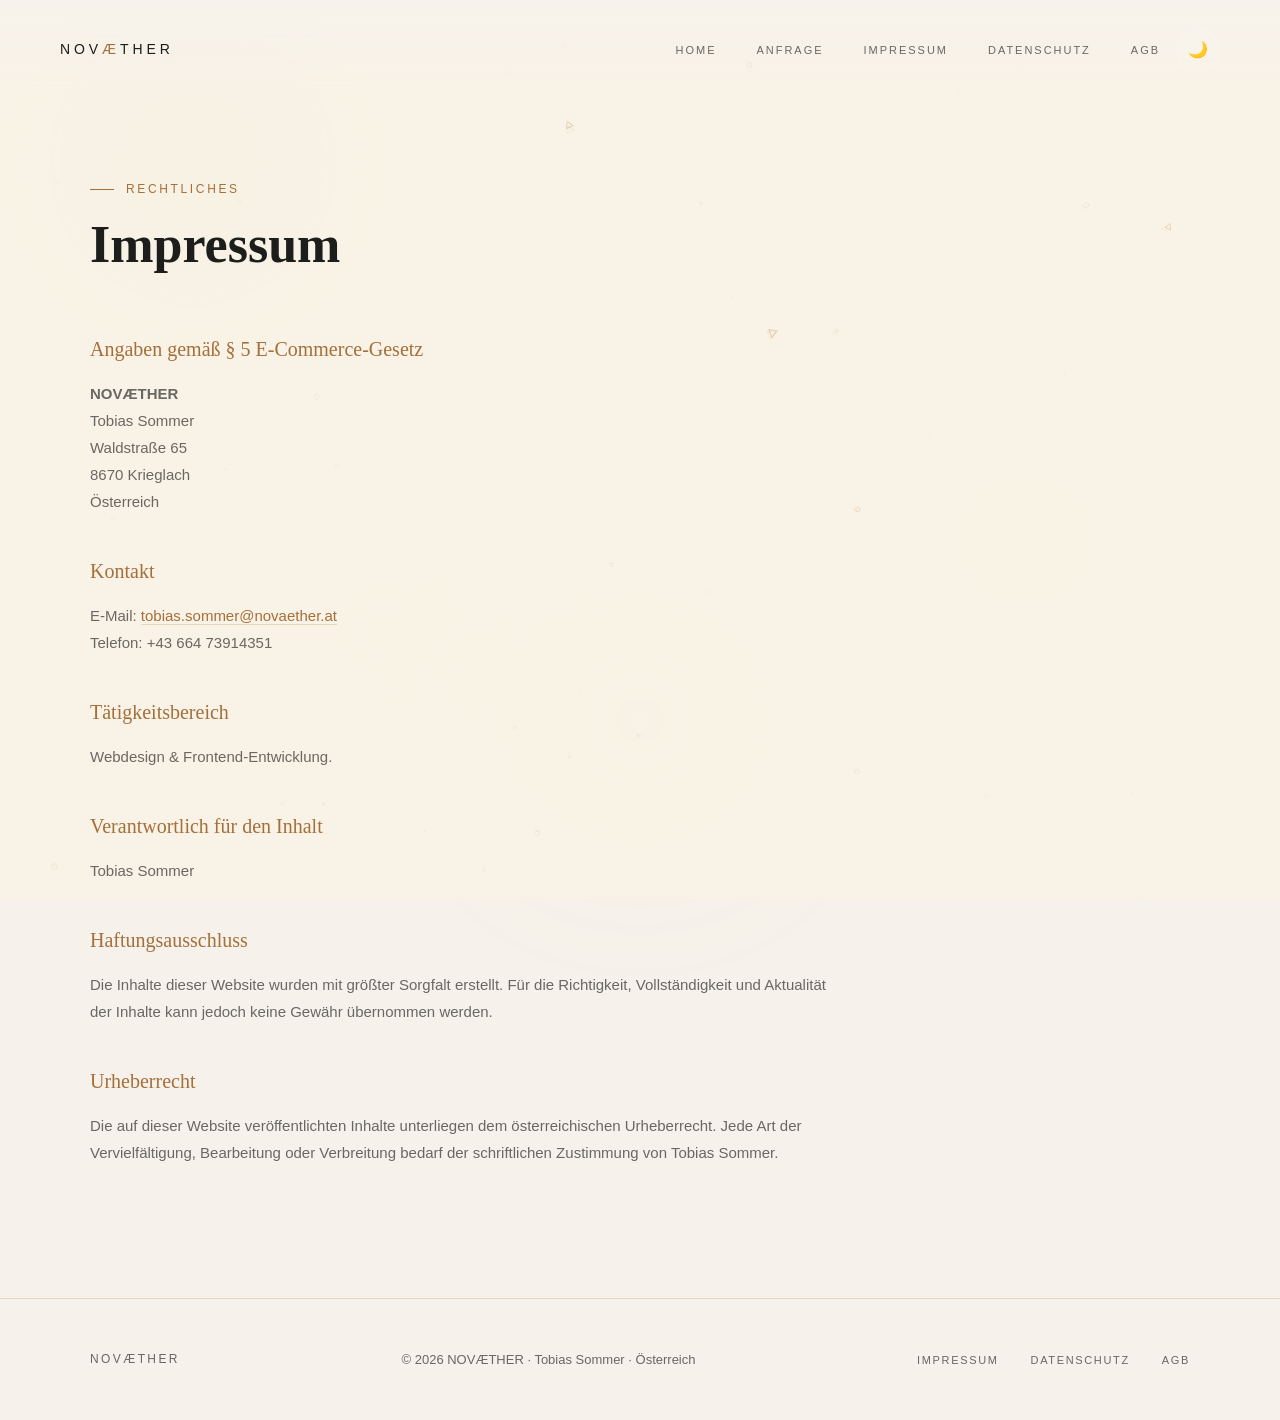
<file: impressum.html>
<!DOCTYPE html>
<html lang="de">
<head>
  <meta charset="UTF-8">
  <meta name="viewport" content="width=device-width, initial-scale=1.0">
  <title>Impressum | NOVÆTHER</title>
  <link rel="icon" href="icon.ico" type="image/x-icon">
  <link rel="stylesheet" href="style.css">
  <script defer src="script.js"></script>
</head>
<body>
  <canvas id="bg-canvas"></canvas>

  <header class="site-header">
    <div class="brand">
      <a href="index.html">
        <h1>NOV<span class="ae-gold">Æ</span>THER</h1>
      </a>
    </div>
    <nav class="nav-links">
      <a href="index.html">Home</a>
      <a href="anfrage.html">Anfrage</a>
      <a href="impressum.html">Impressum</a>
      <a href="datenschutz.html">Datenschutz</a>
      <a href="agb.html">AGB</a>
    </nav>
    <div class="theme-switch">
      <button class="theme-toggle" id="theme-toggle" aria-label="Wechsel zu Hellmodus">☀︎</button>
    </div>
    <button class="hamburger" id="hamburger" aria-label="Menü öffnen">
      <span></span><span></span><span></span>
    </button>
  </header>

  <section id="content">
    <div class="container">
      <p class="section-label reveal">Rechtliches</p>
      <h2 class="section-title reveal">Impressum</h2>

      <div class="content-panel reveal">
        <h3>Angaben gemäß § 5 E-Commerce-Gesetz</h3>
        <p>
          <strong>NOVÆTHER</strong><br>
          Tobias Sommer<br>
          Waldstraße 65<br>
          8670 Krieglach<br>
          Österreich
        </p>

        <h3>Kontakt</h3>
        <p>
          E-Mail: <a href="mailto:tobias.sommer@novaether.at">tobias.sommer@novaether.at</a><br>
          Telefon: +43 664 73914351
        </p>

        <h3>Tätigkeitsbereich</h3>
        <p>Webdesign & Frontend-Entwicklung.</p>

        <h3>Verantwortlich für den Inhalt</h3>
        <p>Tobias Sommer</p>

        <h3>Haftungsausschluss</h3>
        <p>Die Inhalte dieser Website wurden mit größter Sorgfalt erstellt. Für die Richtigkeit, Vollständigkeit und Aktualität der Inhalte kann jedoch keine Gewähr übernommen werden.</p>

        <h3>Urheberrecht</h3>
        <p>Die auf dieser Website veröffentlichten Inhalte unterliegen dem österreichischen Urheberrecht. Jede Art der Vervielfältigung, Bearbeitung oder Verbreitung bedarf der schriftlichen Zustimmung von Tobias Sommer.</p>
      </div>
    </div>
  </section>

  <footer class="footer">
    <div class="container">
      <div class="footer-brand">
        <span>NOV<span class="ae-gold">Æ</span>THER</span>
      </div>
      <p>&copy; 2026 NOVÆTHER · Tobias Sommer · Österreich</p>
      <nav class="footer-nav">
        <a href="impressum.html">Impressum</a>
        <a href="datenschutz.html">Datenschutz</a>
        <a href="agb.html">AGB</a>
      </nav>
    </div>
  </footer>

</body>
</html>
</file>
<file: style.css>
/* --- CSS VARIABLES & RESET --- */
:root {
  --bg-color: #060913;
  --bg-accent: #0f1525;
  --text-main: #f4f4f4;
  --text-muted: rgba(244, 244, 244, 0.55);
  --color-primary: #d4a373;
  --color-secondary: rgba(212, 163, 115, 0.18);
  --color-glass: rgba(255, 255, 255, 0.03);
  --canvas-overlay: rgba(6, 9, 19, 0.65);
  --header-bg: linear-gradient(180deg, rgba(6, 9, 19, 0.95) 0%, rgba(6, 9, 19, 0) 100%);
  --header-bg-scrolled: rgba(6, 9, 19, 0.92);
  --font-heading: 'Times New Roman', serif;
  --font-body: 'Arial', sans-serif;
  --transition: all 0.7s cubic-bezier(0.16, 1, 0.3, 1);
  --border-gold: rgba(212, 163, 115, 0.2);
}

html[data-theme="light"] {
  --bg-color: #f6f2eb;
  --bg-accent: #fbf5ed;
  --text-main: #1d1d1b;
  --text-muted: rgba(29, 29, 27, 0.65);
  --color-primary: #a56f39;
  --color-secondary: rgba(165, 111, 57, 0.18);
  --color-glass: rgba(255, 255, 255, 0.72);
  --canvas-overlay: rgba(249, 243, 230, 0.72);
  --header-bg: linear-gradient(180deg, rgba(246, 242, 235, 0.95) 0%, rgba(246, 242, 235, 0) 100%);
  --header-bg-scrolled: rgba(246, 242, 235, 0.94);
  --border-gold: rgba(165, 111, 57, 0.22);
}

html[data-theme="light"] body::before {
  background: radial-gradient(circle at 15% 18%, rgba(165, 111, 57, 0.14), transparent 16%),
              radial-gradient(circle at 70% 10%, rgba(212, 163, 115, 0.08), transparent 12%),
              radial-gradient(circle at 50% 80%, rgba(200, 150, 90, 0.11), transparent 18%);
}

html[data-theme="light"] body::after {
  background: radial-gradient(circle at 30% 70%, rgba(232, 191, 141, 0.08), transparent 14%),
              radial-gradient(circle at 80% 60%, rgba(180, 104, 40, 0.06), transparent 12%);
}

.ae-gold {
  color: var(--color-primary);
}

* { margin: 0; padding: 0; box-sizing: border-box; }
html { scroll-behavior: smooth; }

body {
  min-height: 100vh;
  background-color: var(--bg-color);
  color: var(--text-main);
  font-family: var(--font-body);
  font-weight: 300;
  line-height: 1.65;
  -webkit-font-smoothing: antialiased;
  overflow-x: hidden;
}

#bg-canvas {
  position: fixed;
  inset: 0;
  width: 100%;
  height: 100%;
  z-index: -1;
  opacity: 0.92;
}

body::before, body::after {
  content: "";
  position: fixed;
  inset: 0;
  pointer-events: none;
  z-index: -2;
}

body::before {
  background: radial-gradient(circle at 15% 18%, rgba(212, 163, 115, 0.18), transparent 16%),
              radial-gradient(circle at 70% 10%, rgba(255, 206, 120, 0.12), transparent 12%),
              radial-gradient(circle at 50% 80%, rgba(145, 96, 58, 0.14), transparent 18%);
  filter: blur(80px);
  animation: drift 35s linear infinite;
}

body::after {
  background: radial-gradient(circle at 30% 70%, rgba(255, 202, 127, 0.08), transparent 14%),
              radial-gradient(circle at 80% 60%, rgba(180, 104, 40, 0.09), transparent 12%);
  filter: blur(60px);
  animation: drift-reverse 42s linear infinite;
}

a { color: inherit; text-decoration: none; }
button { font: inherit; }

.container {
  max-width: 1200px;
  margin: 0 auto;
  padding: 0 50px;
  position: relative;
  z-index: 1;
}

section { padding: 140px 0; }

/* --- HEADER --- */
.site-header {
  position: fixed;
  top: 0;
  width: 100%;
  z-index: 1000;
  padding: 28px 60px;
  display: flex;
  align-items: center;
  justify-content: space-between;
  background: var(--header-bg);
  backdrop-filter: blur(0px);
  transition: var(--transition);
}

.site-header.scrolled {
  background: var(--header-bg-scrolled);
  backdrop-filter: blur(20px);
  padding: 18px 60px;
  border-bottom: 1px solid var(--border-gold);
}

.brand {
  display: flex;
  align-items: center;
  gap: 12px;
}

.brand a {
  display: flex;
  align-items: center;
  gap: 12px;
}

.logo {
  font-family: var(--font-heading);
  font-size: 26px;
  color: var(--color-primary);
  font-weight: 500;
  letter-spacing: 0.05em;
}

.brand h1 {
  font-size: 14px;
  font-weight: 400;
  letter-spacing: 0.28em;
  text-transform: uppercase;
  color: var(--text-main);
}

.nav-links {
  display: flex;
  gap: 40px;
  align-items: center;
  margin-left: auto;
}

.nav-links a {
  color: var(--text-muted);
  font-size: 11px;
  text-transform: uppercase;
  letter-spacing: 0.18em;
  transition: var(--transition);
  position: relative;
}

.nav-links a::after {
  content: '';
  position: absolute;
  bottom: -4px;
  left: 0;
  width: 0;
  height: 1px;
  background: var(--color-primary);
  transition: width 0.4s ease;
}

.nav-links a:hover { color: var(--color-primary); }
.nav-links a:hover::after { width: 100%; }

/* Hamburger */
.hamburger {
  display: none;
  flex-direction: column;
  gap: 5px;
  background: none;
  border: none;
  cursor: pointer;
  padding: 4px;
}

.hamburger span {
  display: block;
  width: 24px;
  height: 1px;
  background: var(--text-main);
  transition: var(--transition);
}

.theme-switch {
  display: flex;
  align-items: center;
  margin-left: 16px;
}

.theme-toggle {
  width: 44px;
  height: 44px;
  border-radius: 999px;
  border: 1px solid rgba(255, 255, 255, 0.15);
  background: rgba(255, 255, 255, 0.06);
  color: var(--text-main);
  cursor: pointer;
  transition: var(--transition);
  display: inline-flex;
  align-items: center;
  justify-content: center;
  font-size: 1rem;
}

.theme-toggle:hover {
  background: rgba(255, 255, 255, 0.14);
}

@media (max-width: 900px) {
  .theme-switch {
    display: none;
  }
}

.hamburger.active span:nth-child(1) { transform: rotate(45deg) translate(4px, 4px); }
.hamburger.active span:nth-child(2) { opacity: 0; }
.hamburger.active span:nth-child(3) { transform: rotate(-45deg) translate(4px, -4px); }

/* Mobile nav */
.nav-links.active {
  display: flex;
  flex-direction: column;
  position: fixed;
  top: 0;
  left: 0;
  width: 100%;
  height: 100vh;
  background: rgba(6, 9, 19, 0.98);
  backdrop-filter: blur(30px);
  justify-content: center;
  align-items: center;
  gap: 40px;
  z-index: 999;
}

.nav-links.active a {
  font-size: 18px;
  letter-spacing: 0.2em;
}

/* --- BUTTONS --- */
.btn {
  display: inline-flex;
  align-items: center;
  justify-content: center;
  gap: 10px;
  padding: 18px 48px;
  border: 1px solid var(--color-primary);
  color: var(--color-primary);
  background: transparent;
  text-transform: uppercase;
  letter-spacing: 0.2em;
  font-weight: 500;
  font-size: 12px;
  cursor: pointer;
  transition: var(--transition);
  backdrop-filter: blur(5px);
}

.btn:hover {
  color: var(--bg-color);
  background: var(--color-primary);
  transform: translateY(-3px);
  box-shadow: 0 15px 40px rgba(212, 163, 115, 0.25);
}

.btn-ghost {
  display: inline-flex;
  align-items: center;
  gap: 8px;
  color: var(--text-muted);
  font-size: 12px;
  text-transform: uppercase;
  letter-spacing: 0.15em;
  transition: var(--transition);
  padding: 12px 0;
}

.btn-ghost:hover { color: var(--color-primary); }

/* --- HERO --- */
#hero {
  min-height: 100vh;
  display: flex;
  align-items: center;
  padding-top: 120px;
}

.hero-inner {
  display: grid;
  grid-template-columns: 1fr 1fr;
  gap: 80px;
  align-items: center;
}

.hero-copy { max-width: 600px; }

.eyebrow {
  letter-spacing: 0.22em;
  text-transform: uppercase;
  color: var(--color-primary);
  margin-bottom: 24px;
  font-size: 0.78rem;
  display: flex;
  align-items: center;
  gap: 12px;
}

.eyebrow::before {
  content: '';
  display: block;
  width: 30px;
  height: 1px;
  background: var(--color-primary);
}

.hero-copy h1 {
  font-family: var(--font-heading);
  font-size: clamp(42px, 6vw, 72px);
  line-height: 1.08;
  margin-bottom: 28px;
}

.hero-copy h1 em {
  font-style: italic;
  color: var(--color-primary);
}

.hero-copy p {
  font-size: 17px;
  color: var(--text-muted);
  margin-bottom: 48px;
  max-width: 480px;
  line-height: 1.75;
}

.hero-actions {
  display: flex;
  align-items: center;
  gap: 32px;
  flex-wrap: wrap;
}

/* Hero visual panel */
.hero-panel {
  position: relative;
}

.hero-card {
  background: rgba(255, 255, 255, 0.025);
  border: 1px solid var(--border-gold);
  border-radius: 2px;
  padding: 50px 40px;
  position: relative;
  overflow: hidden;
}

.hero-card::before {
  content: '';
  position: absolute;
  top: -60%;
  left: -40%;
  width: 200%;
  height: 200%;
  background: radial-gradient(circle, rgba(212, 163, 115, 0.08), transparent 50%);
  pointer-events: none;
}

.stat-row {
  display: grid;
  grid-template-columns: 1fr 1fr;
  gap: 24px;
  margin-bottom: 32px;
}

.stat-item {
  padding: 24px;
  border: 1px solid var(--border-gold);
  background: rgba(212, 163, 115, 0.04);
}

.stat-number {
  font-family: var(--font-heading);
  font-size: 36px;
  color: var(--color-primary);
  font-weight: 500;
  display: block;
  margin-bottom: 6px;
}

.stat-label {
  font-size: 11px;
  text-transform: none;
  letter-spacing: 0.15em;
  color: var(--text-muted);
}

.card-quote {
  border-left: 1px solid var(--color-primary);
  padding-left: 20px;
  color: var(--text-muted);
  font-size: 14px;
  font-style: italic;
  line-height: 1.7;
}

/* --- SECTIONS --- */
.section-label {
  color: var(--color-primary);
  font-size: 0.75rem;
  text-transform: uppercase;
  letter-spacing: 0.22em;
  margin-bottom: 16px;
  display: flex;
  align-items: center;
  gap: 12px;
}

.section-label::before {
  content: '';
  display: block;
  width: 24px;
  height: 1px;
  background: var(--color-primary);
}

.section-title {
  font-family: var(--font-heading);
  font-size: clamp(32px, 4.5vw, 52px);
  line-height: 1.1;
  margin-bottom: 16px;
}

.section-subtitle {
  color: var(--text-muted);
  font-size: 16px;
  max-width: 540px;
  line-height: 1.75;
  margin-bottom: 60px;
}

/* --- SERVICES --- */
#services { background: rgba(255, 255, 255, 0.01); }

.services-grid {
  display: grid;
  grid-template-columns: repeat(3, 1fr);
  gap: 2px;
  border: 1px solid var(--border-gold);
}

.service-card {
  padding: 50px 40px;
  border-right: 1px solid var(--border-gold);
  transition: var(--transition);
  position: relative;
  overflow: hidden;
}

.service-card:last-child { border-right: none; }

.service-card::before {
  content: '';
  position: absolute;
  inset: 0;
  background: rgba(212, 163, 115, 0.05);
  opacity: 0;
  transition: var(--transition);
}

.service-card:hover::before { opacity: 1; }

.service-num {
  font-family: var(--font-heading);
  font-size: 48px;
  color: var(--border-gold);
  font-weight: 400;
  line-height: 1;
  margin-bottom: 24px;
  transition: var(--transition);
}

.service-card:hover .service-num { color: var(--color-primary); }

.service-card h3 {
  font-family: var(--font-heading);
  font-size: 22px;
  margin-bottom: 16px;
  font-weight: 400;
}

.service-card p {
  color: var(--text-muted);
  font-size: 14px;
  line-height: 1.75;
}

/* --- PROCESS --- */
.process-grid {
  display: grid;
  grid-template-columns: 1fr;
  gap: 0;
}

.process-item {
  display: grid;
  grid-template-columns: 80px 1fr;
  gap: 40px;
  padding: 40px 0;
  border-bottom: 1px solid var(--border-gold);
  align-items: start;
  transition: var(--transition);
}

.process-item:last-child { border-bottom: none; }
.process-item:hover { padding-left: 12px; }

.process-num {
  font-family: var(--font-heading);
  font-size: 40px;
  color: var(--color-primary);
  opacity: 0.4;
  font-weight: 400;
  line-height: 1;
  padding-top: 4px;
  transition: var(--transition);
}

.process-item:hover .process-num { opacity: 1; }

.process-content h3 {
  font-size: 18px;
  font-weight: 500;
  margin-bottom: 10px;
  letter-spacing: 0.02em;
}

.process-content p {
  color: var(--text-muted);
  font-size: 14px;
  line-height: 1.75;
  max-width: 580px;
}

/* --- ABOUT --- */
.about-grid {
  display: grid;
  grid-template-columns: 1fr 1fr;
  gap: 80px;
  align-items: center;
}

.about-visual {
  position: relative;
}

.about-card {
  background: rgba(255, 255, 255, 0.025);
  border: 1px solid var(--border-gold);
  padding: 60px 50px;
  position: relative;
}

.about-card::after {
  content: '';
  position: absolute;
  bottom: -12px;
  right: -12px;
  width: 100%;
  height: 100%;
  border: 1px solid var(--border-gold);
  z-index: -1;
}

.about-tag {
  display: inline-block;
  border: 1px solid var(--border-gold);
  color: var(--color-primary);
  font-size: 10px;
  text-transform: uppercase;
  letter-spacing: 0.2em;
  padding: 6px 14px;
  margin-bottom: 24px;
}

.about-card p {
  color: var(--text-muted);
  font-size: 15px;
  line-height: 1.8;
  margin-bottom: 20px;
}

.about-card p:last-child { margin-bottom: 0; }

.about-copy p {
  color: var(--text-muted);
  font-size: 15px;
  line-height: 1.8;
  margin-bottom: 20px;
}

.skill-list {
  display: flex;
  flex-wrap: wrap;
  gap: 10px;
  margin-top: 30px;
}

.skill-tag {
  border: 1px solid var(--border-gold);
  color: var(--text-muted);
  font-size: 11px;
  text-transform: uppercase;
  letter-spacing: 0.12em;
  padding: 8px 16px;
  transition: var(--transition);
}

.skill-tag:hover {
  border-color: var(--color-primary);
  color: var(--color-primary);
}

/* --- CTA --- */
#cta {
  text-align: center;
  padding: 160px 0;
}

.cta-inner {
  max-width: 680px;
  margin: 0 auto;
}

.cta-inner h2 {
  font-family: var(--font-heading);
  font-size: clamp(36px, 5vw, 60px);
  line-height: 1.1;
  margin-bottom: 24px;
}

.cta-inner p {
  color: var(--text-muted);
  font-size: 16px;
  line-height: 1.75;
  margin-bottom: 48px;
}

/* --- FOOTER --- */
.footer {
  border-top: 1px solid var(--border-gold);
  padding: 50px 0;
}

.footer .container {
  display: flex;
  justify-content: space-between;
  align-items: center;
  flex-wrap: wrap;
  gap: 20px;
}

.footer-brand {
  display: flex;
  align-items: center;
  gap: 10px;
}

.footer-brand .logo { font-size: 20px; }
.footer-brand span { font-size: 12px; letter-spacing: 0.2em; text-transform: uppercase; color: var(--text-muted); }

.footer p { color: var(--text-muted); font-size: 13px; }

.footer-nav {
  display: flex;
  gap: 32px;
  flex-wrap: wrap;
}

.footer-nav a {
  color: var(--text-muted);
  font-size: 11px;
  text-transform: uppercase;
  letter-spacing: 0.15em;
  transition: var(--transition);
}

.footer-nav a:hover { color: var(--color-primary); }

/* --- CONTENT PAGES (impressum, datenschutz, agb) --- */
#content {
  padding-top: 180px;
  padding-bottom: 120px;
  min-height: 80vh;
}

.content-panel {
  max-width: 740px;
  margin-top: 60px;
}

.content-panel h3 {
  font-family: var(--font-heading);
  font-size: 20px;
  font-weight: 400;
  color: var(--color-primary);
  margin: 40px 0 14px;
}

.content-panel h3:first-child { margin-top: 0; }

.content-panel p {
  color: var(--text-muted);
  font-size: 15px;
  line-height: 1.8;
  margin-bottom: 12px;
}

.content-panel a {
  color: var(--color-primary);
  border-bottom: 1px solid var(--border-gold);
  transition: var(--transition);
}

.content-panel a:hover {
  border-color: var(--color-primary);
}

/* --- ANFRAGE / QUIZ --- */
#quiz-steps {
  padding-top: 180px;
  padding-bottom: 120px;
  min-height: 100vh;
}

.quiz-header {
  margin-bottom: 60px;
}

.step { display: none; }
.step.active { display: block; }

.step h2 {
  font-family: var(--font-heading);
  font-size: clamp(28px, 4vw, 44px);
  margin-bottom: 12px;
  font-weight: 400;
}

.step-subtitle {
  color: var(--text-muted);
  font-size: 15px;
  margin-bottom: 40px;
}

/* Progress bar */
.progress-bar {
  display: flex;
  gap: 8px;
  margin-bottom: 56px;
}

.progress-dot {
  width: 32px;
  height: 2px;
  background: var(--border-gold);
  transition: var(--transition);
}

.progress-dot.active { background: var(--color-primary); }

.options {
  display: grid;
  gap: 12px;
  margin-bottom: 36px;
}

.quiz-option {
  appearance: none;
  background: rgba(255, 255, 255, 0.03);
  border: 1px solid var(--border-gold);
  color: var(--text-main);
  padding: 20px 28px;
  cursor: pointer;
  transition: var(--transition);
  text-align: left;
  font-size: 15px;
  display: flex;
  align-items: center;
  gap: 16px;
}

.quiz-option::before {
  content: '';
  width: 16px;
  height: 16px;
  border: 1px solid var(--border-gold);
  flex-shrink: 0;
  transition: var(--transition);
}

.quiz-option:hover {
  background: rgba(212, 163, 115, 0.08);
  border-color: rgba(212, 163, 115, 0.4);
}

.quiz-option.selected {
  background: rgba(212, 163, 115, 0.12);
  border-color: var(--color-primary);
}

.quiz-option.selected::before {
  background: var(--color-primary);
  border-color: var(--color-primary);
  box-shadow: inset 0 0 0 3px rgba(6, 9, 19, 0.8);
}

.step-nav {
  display: flex;
  align-items: center;
  gap: 20px;
}

.next-btn {
  padding: 16px 40px;
  border: 1px solid var(--color-primary);
  color: var(--color-primary);
  background: transparent;
  text-transform: uppercase;
  letter-spacing: 0.18em;
  font-size: 12px;
  cursor: pointer;
  transition: var(--transition);
}

.next-btn:hover:not(:disabled) {
  background: var(--color-primary);
  color: var(--bg-color);
}

.next-btn:disabled {
  opacity: 0.35;
  cursor: not-allowed;
}

.prev-btn {
  background: none;
  border: none;
  color: var(--text-muted);
  font-size: 12px;
  text-transform: uppercase;
  letter-spacing: 0.15em;
  cursor: pointer;
  transition: var(--transition);
  padding: 16px 0;
}

.prev-btn:hover { color: var(--text-main); }

/* Summary */
.quiz-summary {
  background: rgba(212, 163, 115, 0.06);
  border: 1px solid var(--border-gold);
  padding: 28px 32px;
  margin-bottom: 36px;
  font-size: 15px;
  line-height: 1.7;
  color: var(--text-muted);
}

.quiz-summary strong { color: var(--color-primary); font-weight: 500; }

/* Contact form */
.contact-form {
  display: grid;
  gap: 20px;
  max-width: 600px;
}

.field-row {
  display: grid;
  gap: 10px;
}

.field-row label {
  text-transform: uppercase;
  letter-spacing: 0.1em;
  font-size: 11px;
  color: var(--text-muted);
}

input, textarea, select {
  width: 100%;
  background: rgba(255, 255, 255, 0.04);
  border: 1px solid var(--border-gold);
  color: var(--text-main);
  padding: 16px 20px;
  outline: none;
  font-family: var(--font-body);
  font-size: 14px;
  font-weight: 300;
  transition: var(--transition);
  border-radius: 0;
}

input:focus, textarea:focus, select:focus {
  border-color: rgba(212, 163, 115, 0.5);
  background: rgba(212, 163, 115, 0.04);
}

textarea { resize: vertical; min-height: 140px; }

/* Success message */
.success-banner {
  background: rgba(212, 163, 115, 0.1);
  border: 1px solid var(--color-primary);
  padding: 20px 28px;
  margin-bottom: 40px;
  color: var(--color-primary);
  font-size: 15px;
}

/* --- REVEAL --- */
.reveal { opacity: 0; transform: translateY(30px); transition: opacity 0.8s ease, transform 0.8s ease; }
.reveal.active { opacity: 1; transform: translateY(0); }

/* --- ANIMATIONS --- */
@keyframes drift {
  0% { transform: translate3d(0, 0, 0) rotate(0deg); }
  50% { transform: translate3d(-8vw, 7vh, 0) rotate(185deg); }
  100% { transform: translate3d(0, 0, 0) rotate(360deg); }
}

@keyframes drift-reverse {
  0% { transform: translate3d(0, 0, 0) rotate(0deg); }
  50% { transform: translate3d(9vw, -6vh, 0) rotate(-170deg); }
  100% { transform: translate3d(0, 0, 0) rotate(-360deg); }
}

/* --- RESPONSIVE --- */
@media (max-width: 1100px) {
  .hero-inner { grid-template-columns: 1fr; }
  .hero-panel { display: none; }
  .about-grid { grid-template-columns: 1fr; }
  .services-grid { grid-template-columns: 1fr; }
  .service-card { border-right: none; border-bottom: 1px solid var(--border-gold); }
  .service-card:last-child { border-bottom: none; }
}

@media (max-width: 900px) {
  .container { padding: 0 28px; }
  .site-header { padding: 20px 28px; }
  .site-header.scrolled { padding: 14px 28px; }
  .nav-links { display: none; }
  .hamburger { display: flex; }
  section { padding: 100px 0; }
  #content, #quiz-steps { padding-top: 140px; }
  .stat-row { grid-template-columns: 1fr 1fr; }
}

@media (max-width: 600px) {
  .hero-copy h1 { font-size: 2.4rem; }
  .stat-row { grid-template-columns: 1fr; }
  .footer .container { flex-direction: column; align-items: flex-start; gap: 24px; }
}
</file>
